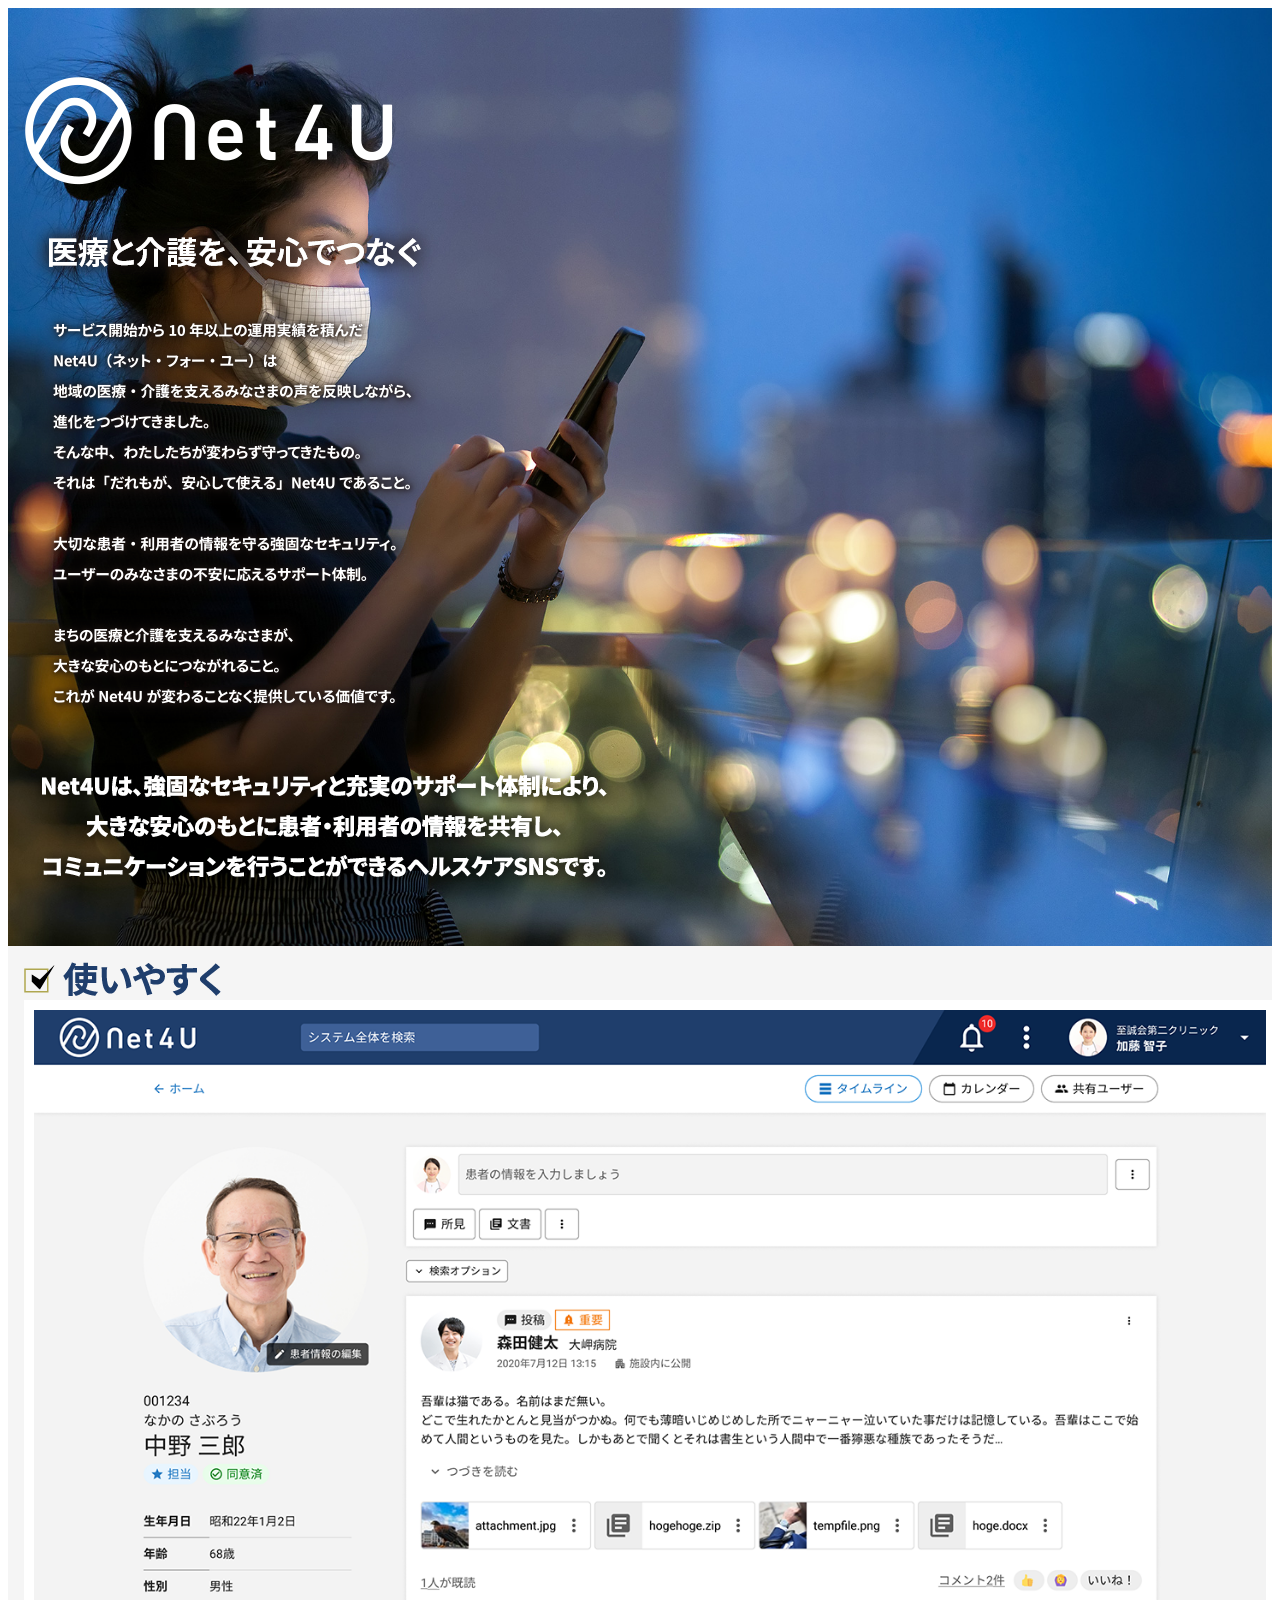
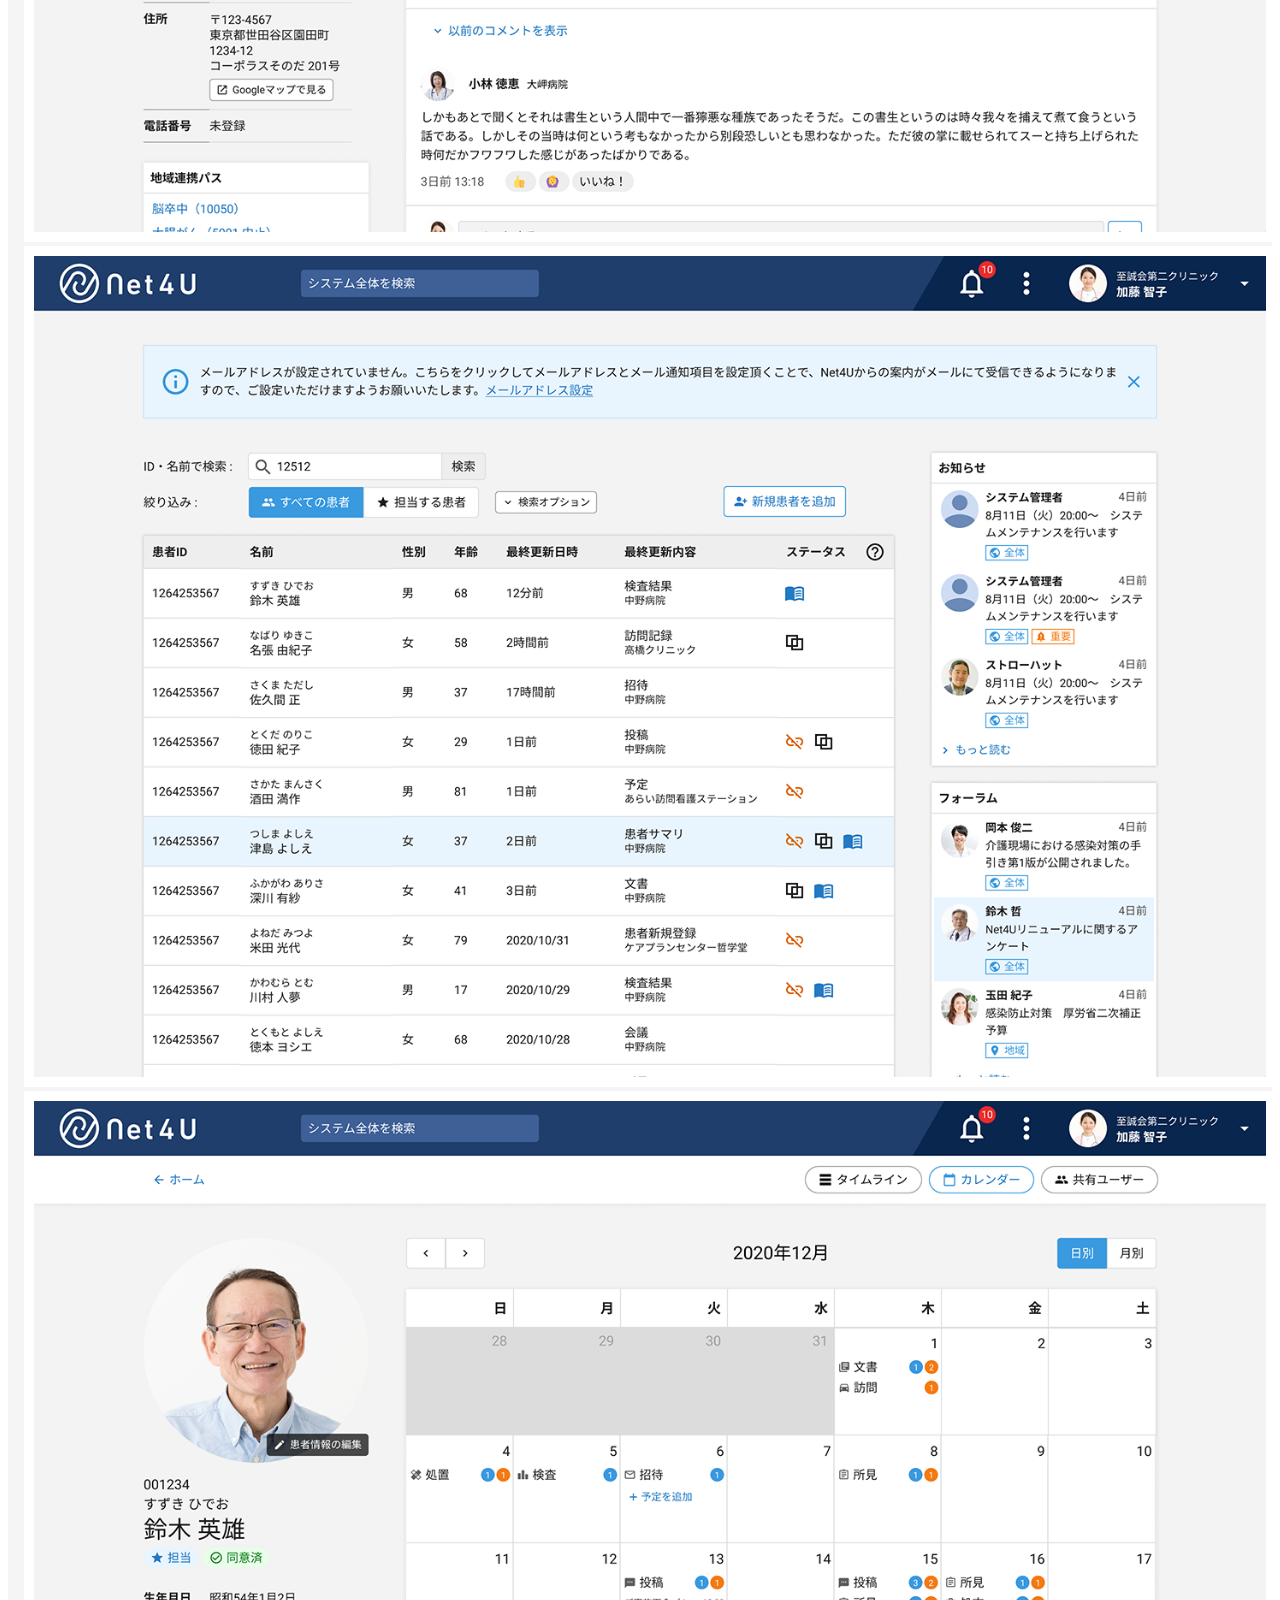
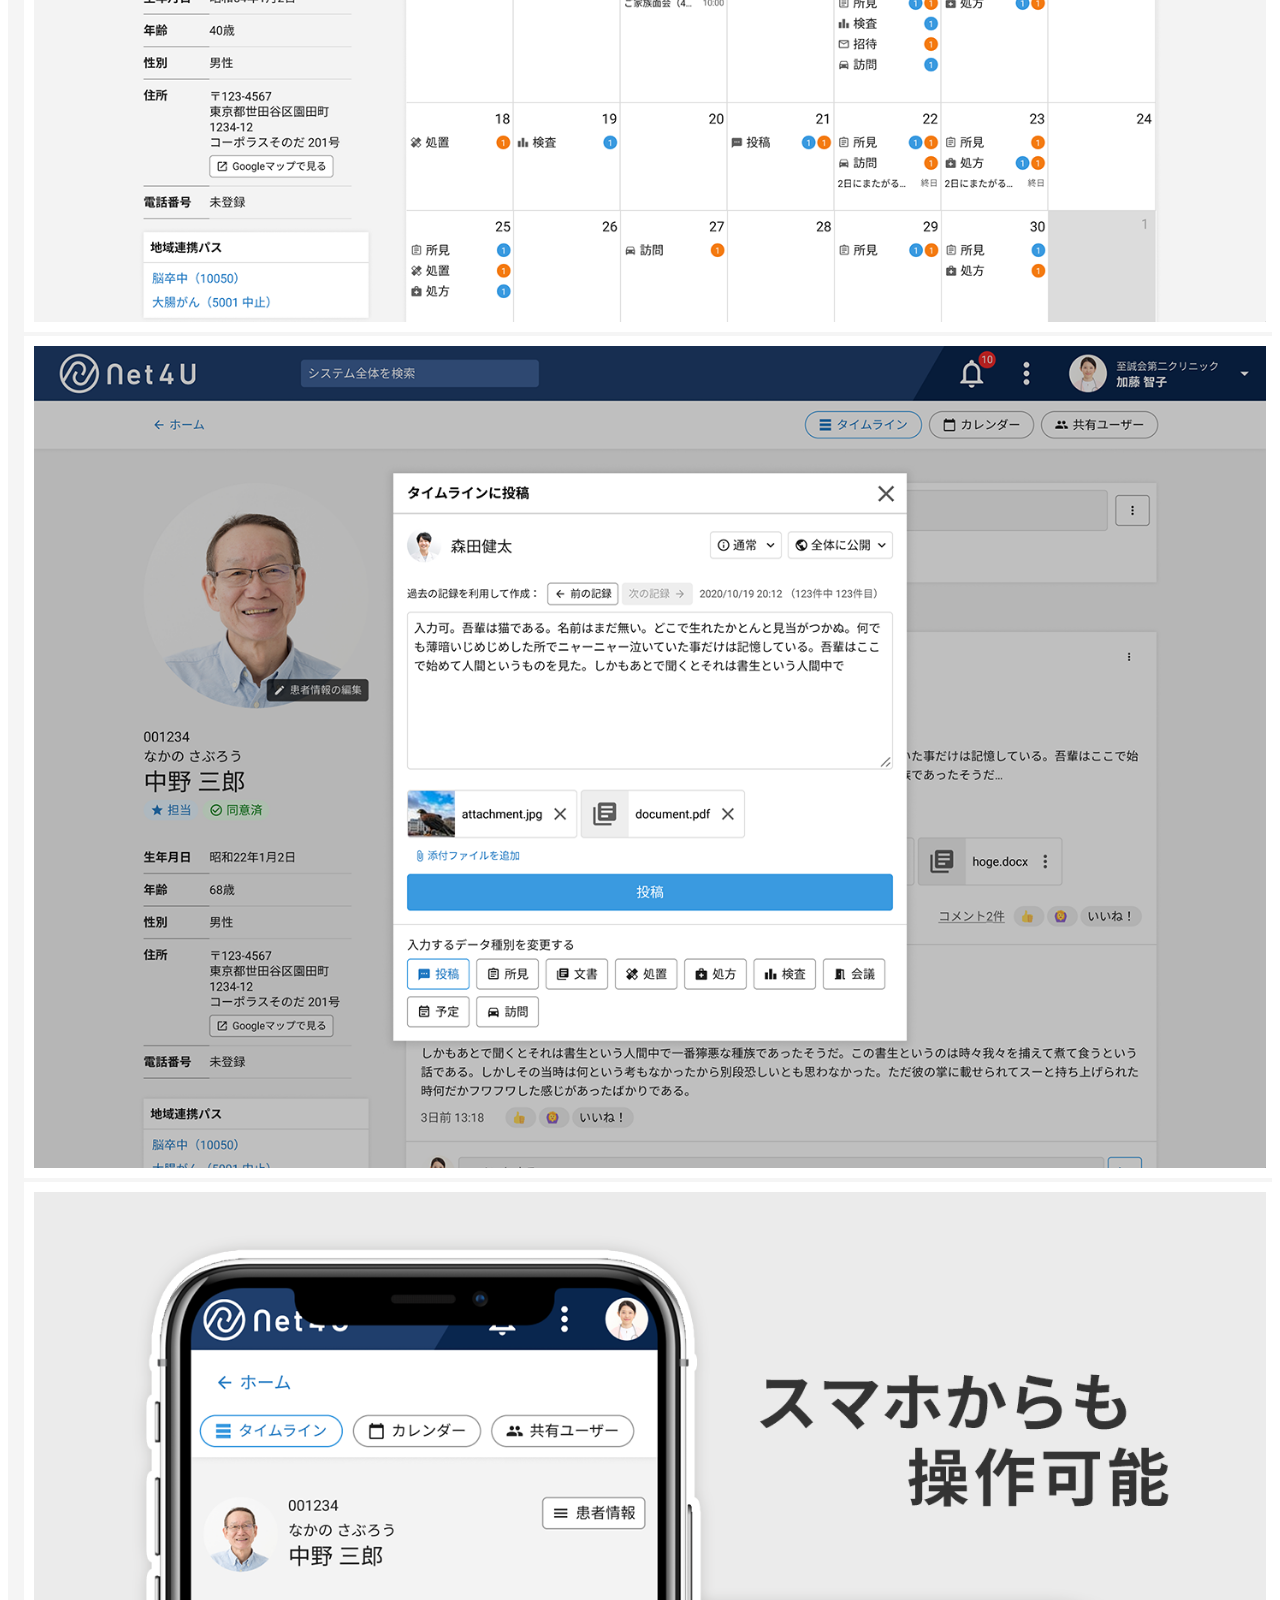
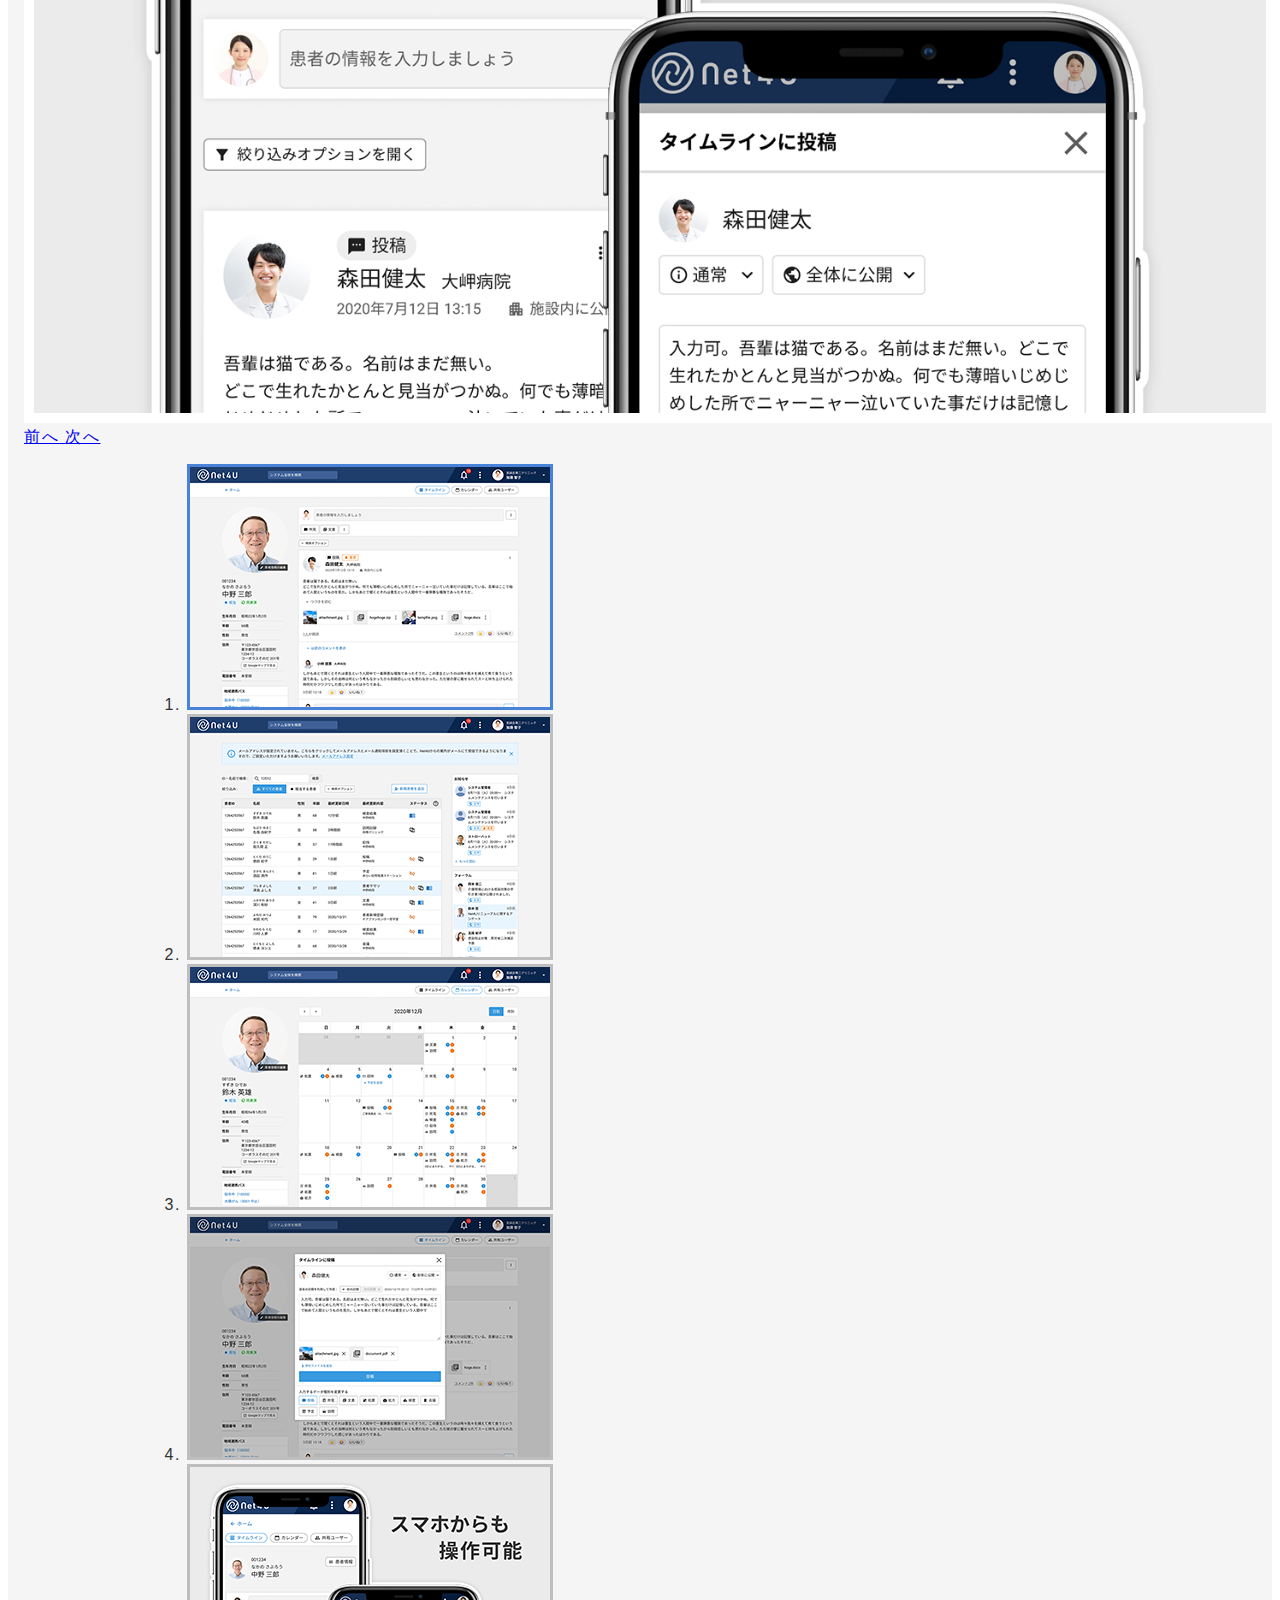
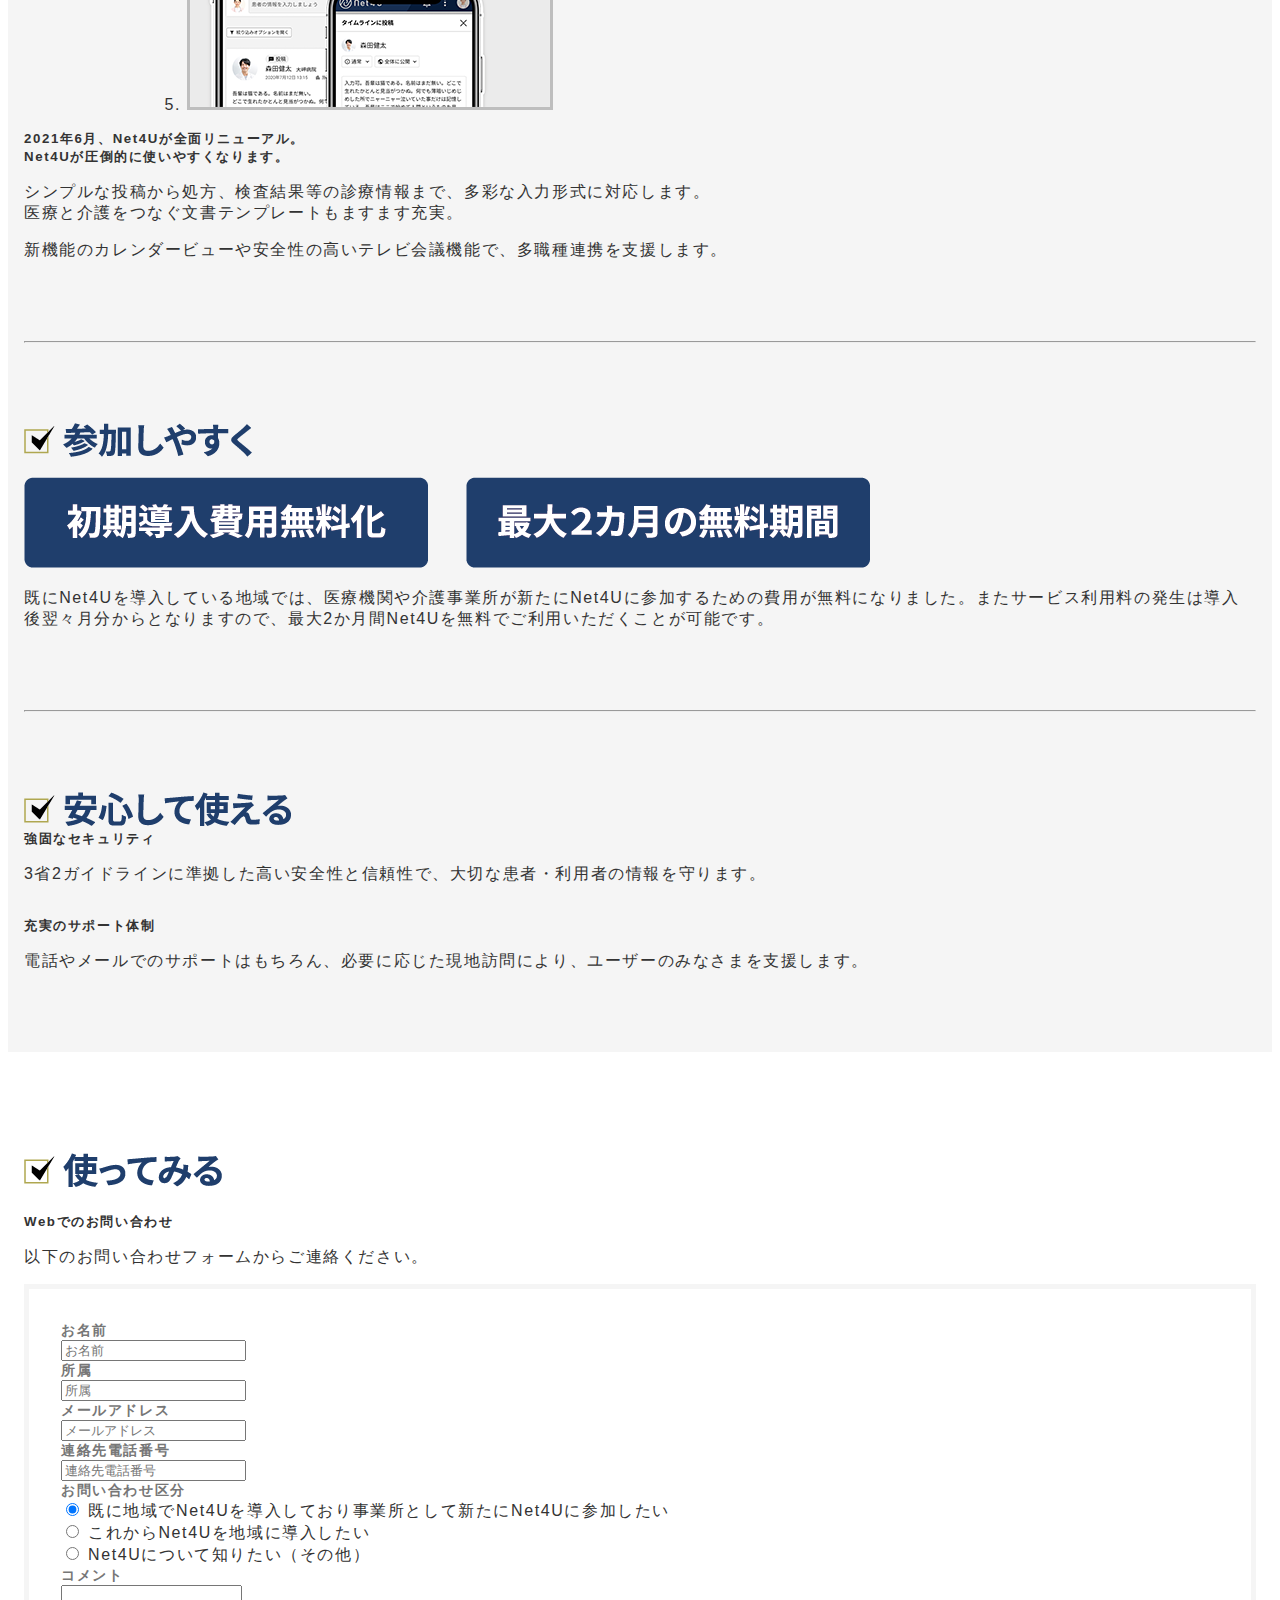
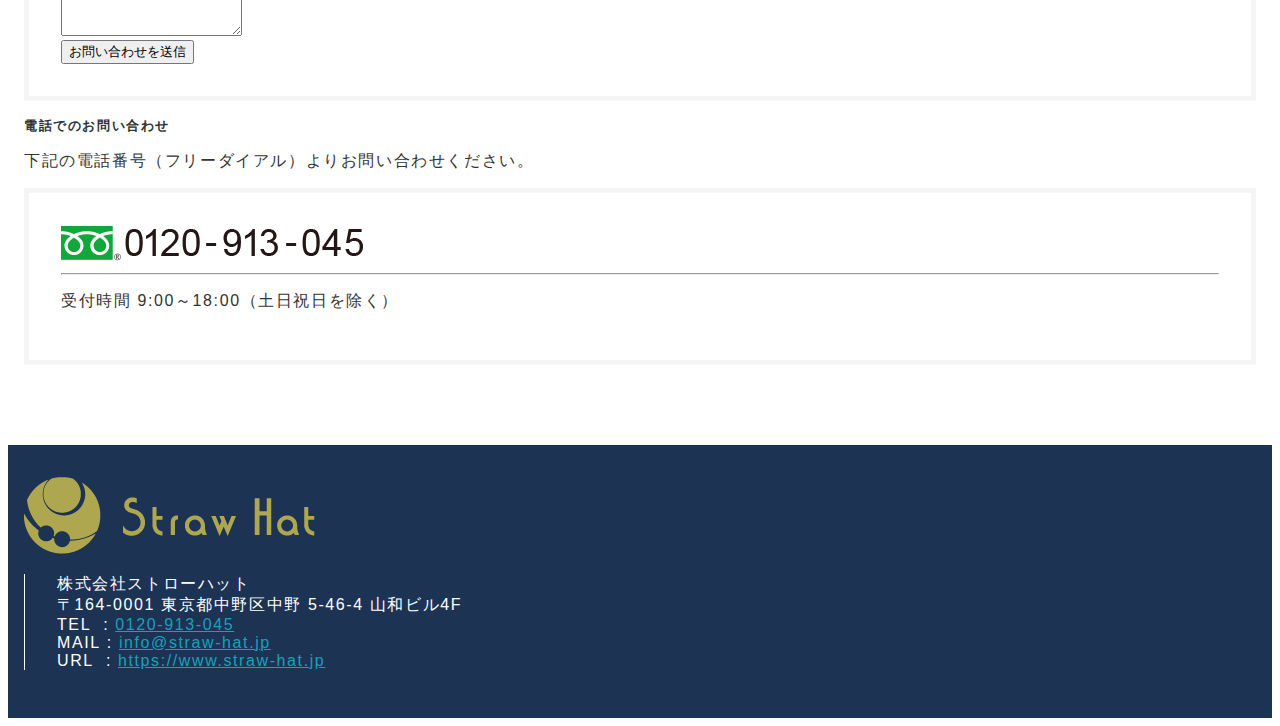
<file: index.html>
<!doctype html>
<html lang="ja">

<head>

    <!-- Global site tag (gtag.js) - Google Analytics -->
    <script async src="https://www.googletagmanager.com/gtag/js?id=G-4RQ2K0CCKF"></script>
    <script>
        window.dataLayer = window.dataLayer || [];
        function gtag(){dataLayer.push(arguments);}
        gtag('js', new Date());
        gtag('config', 'G-4RQ2K0CCKF');
    </script>

    <!-- Required meta tags -->
    <meta charset="utf-8">
    <meta name="viewport" content="width=device-width, initial-scale=1, shrink-to-fit=no">
    <meta description="株式会社ストローハットが提供する『医療と介護を繋ぐヘルスケア・ソーシャル・ネットワーク・システム』のご紹介サイトです。">

    <!-- Bootstrap CSS -->
    <link rel="stylesheet" href="https://stackpath.bootstrapcdn.com/bootstrap/4.5.0/css/bootstrap.min.css" integrity="sha384-9aIt2nRpC12Uk9gS9baDl411NQApFmC26EwAOH8WgZl5MYYxFfc+NcPb1dKGj7Sk" crossorigin="anonymous">

    <!-- Site Style CSS -->
    <link rel="stylesheet" href="css/style.css">
    <title>Net4U ヘルスケアSNS【公式】</title>

    <!-- favicon -->
    <link rel="shortcut icon" href="img/favicon.ico">
    <link rel="apple-touch-icon" href="img//apple-touch-icon.png">
    <link rel="icon" type="image/png" href="img//android-chrome-256x256.png">
</head>

<body>
    <header>
        <div class="janbotron header-bg">
            <div class="container header">
                <div class="row justify-content-end">
                    <div class="col-12 col-md-8 col-lg-6">
                        <h1><img src="img/main_logo.png" alt="Net4U"></h1>
                        <h2><img src="img/main_1.png" alt="医療と介護を安心でつなぐ"></h2>
                        <img src="img/main_2.png" alt="サービス開始から10年以上の運用実績を積んだNet4U（ネット・フォー・ユー）は、地域の医療・介護を支えるみなさまの声を反映しながら進化をつづけてきました。そんな中、わたしたちが変わらず守ってきたもの。それは「だれもが、安心して使える」Net4Uであること。大切な患者・利用者の情報を守る強固なセキュリティ。ユーザーのみなさまの不安に応えるサポート体制。まちの医療と介護を支えるみなさまが、大きな安心のもとにつながれること。これがNet4Uが変わることなく提供している価値です。">
                        <!--
                        <p>サービス開始から10年以上の運用実績を積んだNet4U（ネット・フォー・ユー）は、地域の医療・介護を支えるみなさまの声を反映しながら進化をつづけてきました。<br>
                            そんな中、わたしたちが変わらず守ってきたもの。<br>
                            それは「だれもが、安心して使える」Net4Uであること。</p>
                        <p>大切な患者・利用者の情報を守る強固なセキュリティ。<br>
                            ユーザーのみなさまの不安に応えるサポート体制。</p>
                        <p>まちの医療と介護を支えるみなさまが、大きな安心のもとにつながれること。<br>
                            これがNet4Uが変わることなく提供している価値です。</p>
-->
                    </div>
                </div>
                <h3 class="text-center"><img src="img/main_description.png" alt="Net4Uは、強固なセキュリティと充実のサポート体制により、大きな安心のもとに患者・利用者の情報を共有し、コミュニケーションを行うことができるヘルスケアSNSです。"></h3>
            </div>
        </div>
    </header>

    <main>
        <!-- メイン01 -->
        <div class="container main_01">
            <div class="cont_01">
                <h4 class="mt-5 mb-5"><img src="img/h4_01.png" alt="使いやすく"></h4>
                <div class="row ">
                    <div class="col-lg-7 cont_carousel">
                        <!-- カルーセルここから -->
                        <div id="carousel_01" class="carousel slide" data-ride="carousel">
                            <!-- スライドさせる画像の設定 -->
                            <div class="carousel-inner">
                                <div class="carousel-item active">
                                    <img class="d-block w-100" src="img/carousel_01.png" alt="slide1">
                                </div><!-- /.carousel-item -->
                                <div class="carousel-item">
                                    <img class="d-block w-100" src="img/carousel_02.png" alt="slide2">
                                </div><!-- /.carousel-item -->
                                <div class="carousel-item">
                                    <img class="d-block w-100" src="img/carousel_03.png" alt="slide3">
                                </div><!-- /.carousel-item -->
                                <div class="carousel-item">
                                    <img class="d-block w-100" src="img/carousel_04.png" alt="slide4">
                                </div><!-- /.carousel-item -->
                                <div class="carousel-item">
                                    <img class="d-block w-100" src="img/carousel_05.png" alt="slide5">
                                </div><!-- /.carousel-item -->
                                <!-- スライドコントロールの設定 -->
                                <a class="carousel-control-prev" href="#carousel_01" role="button" data-slide="prev">
                                    <span class="carousel-control-prev-icon" aria-hidden="true"></span>
                                    <span class="sr-only">前へ</span>
                                </a>
                                <a class="carousel-control-next" href="#carousel_01" role="button" data-slide="next">
                                    <span class="carousel-control-next-icon" aria-hidden="true"></span>
                                    <span class="sr-only">次へ</span>
                                </a>
                            </div><!-- /.carousel-inner -->

                            <!-- インジケータの設定 -->
                            <ol class="carousel-indicators">
                                <li data-target="#carousel_01" data-slide-to="0" class="active"><img src="img/carousel_thumb_01.png" alt=""></li>
                                <li data-target="#carousel_01" data-slide-to="1"><img src="img/carousel_thumb_02.png" alt=""></li>
                                <li data-target="#carousel_01" data-slide-to="2"><img src="img/carousel_thumb_03.png" alt=""></li>
                                <li data-target="#carousel_01" data-slide-to="3"><img src="img/carousel_thumb_04.png" alt=""></li>
                                <li data-target="#carousel_01" data-slide-to="4"><img src="img/carousel_thumb_05.png" alt=""></li>
                            </ol>
                        </div><!-- /.carousel -->

                        <!-- カルーセルここまで -->


                    </div>
                    <div class="col-lg-5 mt-3 mb-3">
                        <h5>2021年6月、Net4Uが全面リニューアル。<br>Net4Uが圧倒的に使いやすくなります。</h5>
                        <p>シンプルな投稿から処方、検査結果等の診療情報まで、多彩な入力形式に対応します。<br>
                            医療と介護をつなぐ文書テンプレートもますます充実。</p>
                        <p>新機能のカレンダービューや安全性の高いテレビ会議機能で、多職種連携を支援します。</p>
                    </div>
                </div>
            </div>
            <hr>
            <div class="cont_02">
                <h4 class="mb-5"><img src="img/h4_02.png" alt="参加しやすく"></h4>
                <p class="text-center mb-5"><img src="img/button_03.png" alt="初期導入費用無料化 最大2ヶ月の無料期間"></p>
                <p class="lead">既にNet4Uを導入している地域では、医療機関や介護事業所が新たにNet4Uに参加するための費用が無料になりました。またサービス利用料の発生は導入後翌々月分からとなりますので、最大2か月間Net4Uを無料でご利用いただくことが可能です。</p>
            </div>
            <hr>
            <div class="cont_03">
                <h4 class="mb-5"><img src="img/h4_03.png" alt="安心して使える"></h4>
                <div class="row">
                    <div class="col-md-6">
                        <h5>強固なセキュリティ</h5>
                        <p>3省2ガイドラインに準拠した高い安全性と信頼性で、大切な患者・利用者の情報を守ります。</p>
                    </div>
                    <div class="col-md-6">
                        <h5>充実のサポート体制</h5>
                        <p>電話やメールでのサポートはもちろん、必要に応じた現地訪問により、ユーザーのみなさまを支援します。</p>
                    </div>
                </div>
            </div>
        </div>

        <!-- メイン02 -->
        <div class="bgc_white">
            <div class="container main_02">
                <div class="cont_04">
                    <h4 class="mb-5"><img src="img/h4_04.png" alt="使ってみる"></h4>

                    <h5>Webでのお問い合わせ</h5>
                    <p class="small">以下のお問い合わせフォームからご連絡ください。</p>
                    <form name="contact" method="POST" data-netlify="true">
                        <input type="hidden" name="subject" value="【Net4U portal】お問い合わせフォーム" />
                        <div class="form-group row">
                            <label class="col-md-2 col-form-label" for="">お名前</label>
                            <div class="col-md-10"><input type="text" class="form-control" name="名前" aria-describedby="" placeholder="お名前"></div>
                        </div>
                        <div class="form-group row">
                            <label class="col-md-2 col-form-label" for="">所属</label>
                            <div class="col-md-10"><input type="text" class="form-control" name="所属" aria-describedby="" placeholder="所属"></div>
                        </div>
                        <div class="form-group row">
                            <label class="col-md-2 col-form-label" for="">メールアドレス</label>
                            <div class="col-md-10"><input type="email" class="form-control" name="メール" aria-describedby="" placeholder="メールアドレス"></div>
                        </div>
                        <div class="form-group row">
                            <label class="col-md-2 col-form-label" for="">連絡先電話番号</label>
                            <div class="col-md-10"><input type="text" class="form-control" name="電話" aria-describedby="" placeholder="連絡先電話番号"></div>
                        </div>
                        <div class="form-group row">
                            <label class="col-md-2 col-form-label" for="">お問い合わせ区分</label>
                            <div class="col-md-10">
                                <div class="form-check">
                                    <input class="form-check-input" type="radio" name="区分" value="既に地域でNet4Uを導入しており事業所として新たにNet4Uに参加したい" checked>
                                    <label class="form-check-label" for="">
                                        既に地域でNet4Uを導入しており事業所として新たにNet4Uに参加したい
                                    </label>
                                </div>
                                <div class="form-check">
                                    <input class="form-check-input" type="radio" name="区分" value="これからNet4Uを地域に導入したい">
                                    <label class="form-check-label" for="">
                                        これからNet4Uを地域に導入したい
                                    </label>
                                </div>
                                <div class="form-check">
                                    <input class="form-check-input" type="radio" name="区分" value="Net4Uについて知りたい（その他）">
                                    <label class="form-check-label" for="">
                                        Net4Uについて知りたい（その他）
                                    </label>
                                </div>
                            </div>
                        </div>
                        <div class="form-group row">
                            <label class="col-md-2 col-form-label" for="">コメント</label>
                            <div class="col-md-10"><textarea class="form-control" name="rem" rows="3"></textarea></div>
                        </div>
                        <button type="submit" class="btn btn-primary">お問い合わせを送信</button>
                    </form>
                    <h5 class="mt-5">電話でのお問い合わせ</h5>
                    <p class="small">下記の電話番号（フリーダイアル）よりお問い合わせください。</p>
                    <div class="cont_tel">
                        <a href="tel:0120-913-045"><img src="img/tel.png" alt="0120-913-045"></a>
                        <hr>
                        <p class="mb-0">受付時間 9:00～18:00（土日祝日を除く）</p>
                    </div>
                </div>

            </div>
        </div>
    </main>

    <footer>
        <div class="container footer">
            <div class="row justify-content-center align-items-center">
                <div class="col-md-4">
                    <img src="img/strawhat_logo.png" alt="株式会社ストローハット">
                </div>
                <div class="col-md-auto">
                    <p class="contact">
                        株式会社ストローハット<br>
                        〒164-0001 東京都中野区中野 5-46-4 山和ビル4F<br>
                        TEL&nbsp;&nbsp;:&nbsp;<a href="tel:0120-913-045">0120-913-045</a><br>
                        MAIL&nbsp;:&nbsp;<a href="mailto:info@straw-hat.jp">info@straw-hat.jp</a><br>
                        URL&nbsp;&nbsp;:&nbsp;<a href="https://www.straw-hat.jp" target="_blank">https://www.straw-hat.jp</a><br>
                    </p>
                </div>
            </div>
        </div>
    </footer>

    <!-- Optional JavaScript -->
    <!-- jQuery first, then Popper.js, then Bootstrap JS -->
    <script src="https://code.jquery.com/jquery-3.5.1.slim.min.js" integrity="sha384-DfXdz2htPH0lsSSs5nCTpuj/zy4C+OGpamoFVy38MVBnE+IbbVYUew+OrCXaRkfj" crossorigin="anonymous"></script>
    <script src="https://cdn.jsdelivr.net/npm/popper.js@1.16.0/dist/umd/popper.min.js" integrity="sha384-Q6E9RHvbIyZFJoft+2mJbHaEWldlvI9IOYy5n3zV9zzTtmI3UksdQRVvoxMfooAo" crossorigin="anonymous"></script>
    <script src="https://stackpath.bootstrapcdn.com/bootstrap/4.5.0/js/bootstrap.min.js" integrity="sha384-OgVRvuATP1z7JjHLkuOU7Xw704+h835Lr+6QL9UvYjZE3Ipu6Tp75j7Bh/kR0JKI" crossorigin="anonymous"></script>
    
    </body>

</html>
</file>
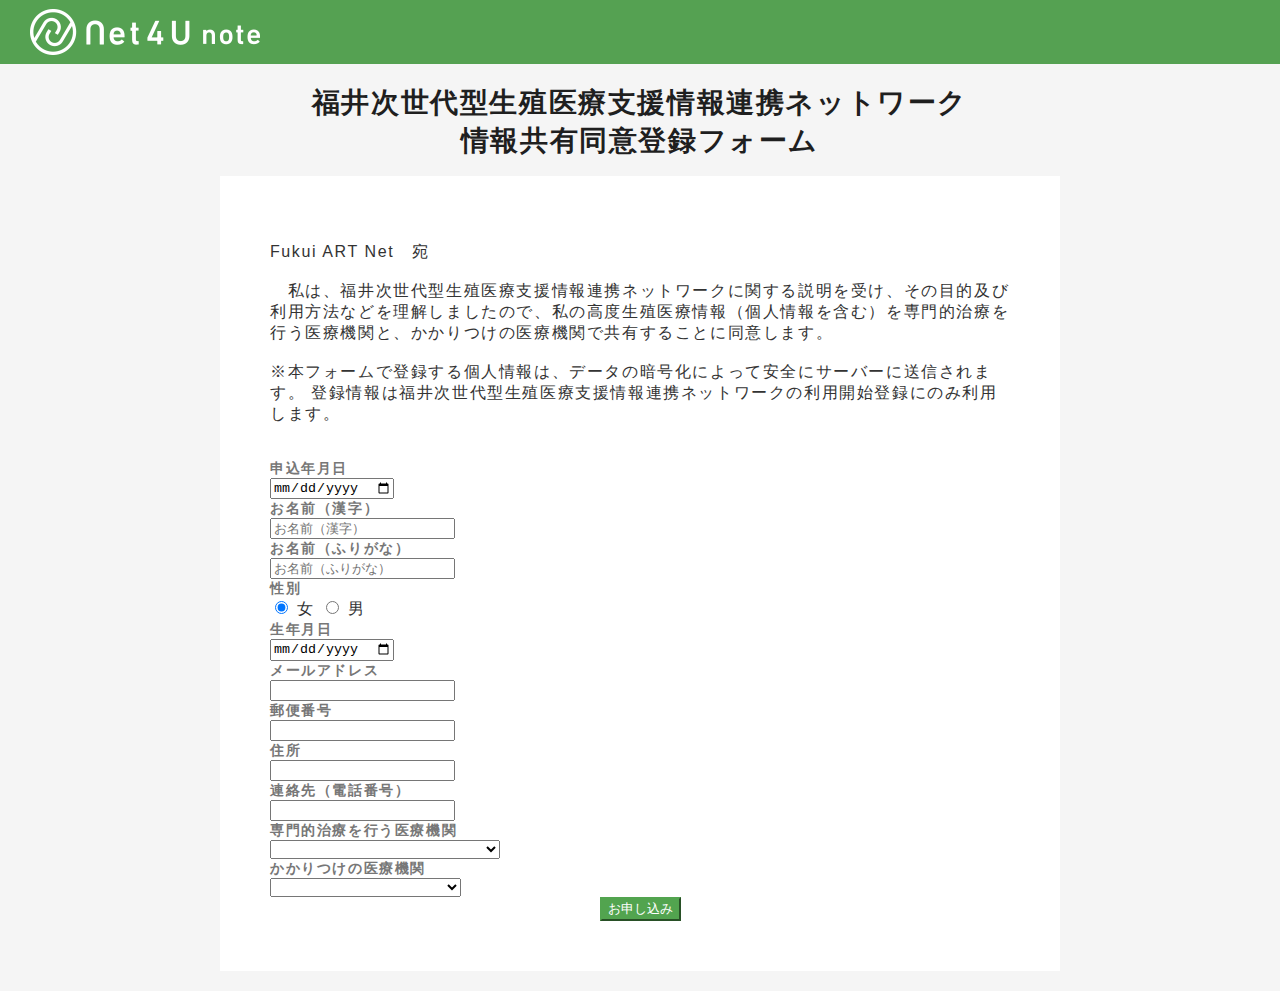
<file: fukui_approval.html>
<!doctype html>
<html lang="ja">

<head>
	<title>福井次世代型生殖医療支援情報連携ネットワーク 情報共有同意登録フォーム</title>
  
  <!-- Script Postal-Code for Address -->
  <script src="https://ajaxzip3.github.io/ajaxzip3.js" charset="UTF-8"></script>
  
  <!-- Required meta tags -->
  <meta charset="utf-8">
  <meta name="viewport" content="width=device-width, initial-scale=1, shrink-to-fit=no">

  <!-- Bootstrap CSS -->
  <link rel="stylesheet" href="https://stackpath.bootstrapcdn.com/bootstrap/4.5.0/css/bootstrap.min.css" integrity="sha384-9aIt2nRpC12Uk9gS9baDl411NQApFmC26EwAOH8WgZl5MYYxFfc+NcPb1dKGj7Sk" crossorigin="anonymous">

	<!-- Site Style CSS -->
  <link href="css/style.css" rel="stylesheet" type="text/css">
	<link href="scss/fukui.css" rel="stylesheet" type="text/css">
  
  <!-- favicon -->
  <link href="/img/favicon_note.ico" rel="icon" type="image/x-icon" />

</head>

<body>
	<header>
		<div class="Header__inner">
			<div class="Header__left">
        <img src="img/note_logo.png" width="230" height="46" alt="ネットフォーユーノートのロゴ"/>
      </div>
		</div>
	</header>
  <main>
	  <!-- メイン02 -->
	  <div class="container">
      <h1 class="PageTitle">福井次世代型生殖医療支援情報連携ネットワーク<br>情報共有同意登録フォーム</h1>
	    <div class="bgc_white">
	      <div class="cont_04">
	        
	        <p class="preface">Fukui ART Net　宛<br><br>
　私は、福井次世代型生殖医療支援情報連携ネットワークに関する説明を受け、その目的及び 利用方法などを理解しましたので、私の高度生殖医療情報（個人情報を含む）を専門的治療を行う医療機関と、かかりつけの医療機関で共有することに同意します。<br>
<br>
※本フォームで登録する個人情報は、データの暗号化によって安全にサーバーに送信されます。
登録情報は福井次世代型生殖医療支援情報連携ネットワークの利用開始登録にのみ利用します。<br><br>
</p>
	        <form name="fukui_approval" method="POST" data-netlify="true">
            <input type="hidden" name="subject" value="【福井生殖医療支援】登録フォーム" />

            <div class="form-group row">
	            <label class="col-4 col-form-label" for="">申込年月日</label>
	            <div class="col-4">
	              <input type="date" class="form-control" name="date" required>
              </div>
            </div>

            <div class="form-group row">
	            <label class="col-4 col-form-label" for="">お名前（漢字）</label>
	            <div class="col-5">
	              <input type="text" class="form-control" name="name-kanji" aria-describedby="" placeholder="お名前（漢字）" required>
              </div>
            </div>
              <div class="form-group row">
	            <label class="col-4 col-form-label" for="">お名前（ふりがな）</label>
	            <div class="col-5">
	              <input type="text" class="form-control" name="name-kana" aria-describedby="" placeholder="お名前（ふりがな）" required>
              </div>
            </div>
            
	          <div class="form-group row">
	            <label class="col-4 col-form-label" for="">性別</label>
	            <div class="col-4">
	              <div class="form-check pl-4">
	                <input class="form-check-input" type="radio" name="sex" value="女" checked>
	                <label class="form-check-label mr-4" for="">女</label>
	                <input class="form-check-input" type="radio" name="sex" value="男">
	                <label class="form-check-label" for="">男</label>
                </div>
              </div>
            </div>

            <div class="form-group row">
	            <label class="col-4 col-form-label" for="">生年月日</label>
	            <div class="col-4">
	              <input type="date" class="form-control" name="birth-date" required>
              </div>
            </div>
            
            <div class="form-group row">
              <label class="col-4 col-form-label" for="email" >メールアドレス</label>
              <div class="col-8">
                <input type="email" name="email" class="form-control" required>
              </div>
            </div>

            <div class="form-group row">
              <label class="col-4 col-form-label" for="postal_code">郵便番号</label>
              <div class="col-3">
                <input type="text" id="postal_code" name="zip11" class="form-control"  onKeyUp="AjaxZip3.zip2addr(this,'','addr11','addr11');" required>
              </div>
            </div>
            
            <div class="form-group row">
              <label class="col-4 col-form-label" for="address" >住所</label>
              <div class="col-8">
                <input type="text" id="address" name="addr11" class="form-control" required>
              </div>
            </div>
            
            <div class="form-group row mb-5">
	            <label class="col-4 col-form-label" for="">連絡先（電話番号）</label>
	            <div class="col-4">
	              <input type="tel" class="form-control" name="tel" required>
              </div>
            </div>

            <div class="form-group row mt-5">
	            <label class="col-5 col-form-label" for="">専門的治療を行う医療機関</label>
	            <div class="col-6">
	              <select class="form-control" name="hosp" required>
                  <option value="未選択"></option>
                  <option value="福井大学病院高度生殖医療センター">福井大学病院高度生殖医療センター</option>
                  <option value="西ウイメンズクリニック">西ウイメンズクリニック</option>
                </select>
              </div>
            </div>
            
            <div class="form-group row">
	            <label class="col-5 col-form-label" for="">かかりつけの医療機関</label>
	            <div class="col-6">
	              <select class="form-control" name="hosp" required>
                  <option value="未選択"></option>
                  <option value="坂井市立三国病院">坂井市立三国病院</option>
                  <option value="春日レディースクリニック">春日レディースクリニック</option>
                  <option value="福井勝山総合病院">福井勝山総合病院</option>
                  <option value="福井総合クリニック">福井総合クリニック</option>
                  <option value="福井赤十字病院">福井赤十字病院</option>
                  <option value="打波外科胃腸科婦人科">打波外科胃腸科婦人科</option>
                  <option value="加藤内科・婦人科クリニック">加藤内科・婦人科クリニック</option>
                  <option value="公立丹南病院">公立丹南病院</option>
                  <option value="井上クリニック">井上クリニック</option>
                  <option value="公立小浜病院">公立小浜病院</option>
                </select>
              </div>
            </div>
            
            <button type="submit" class="btn btn-primary mt-5">お申し込み</button>
          </form>
	       
        </div>
      </div>
    </div>
  </main>
</body>
</html>
</file>
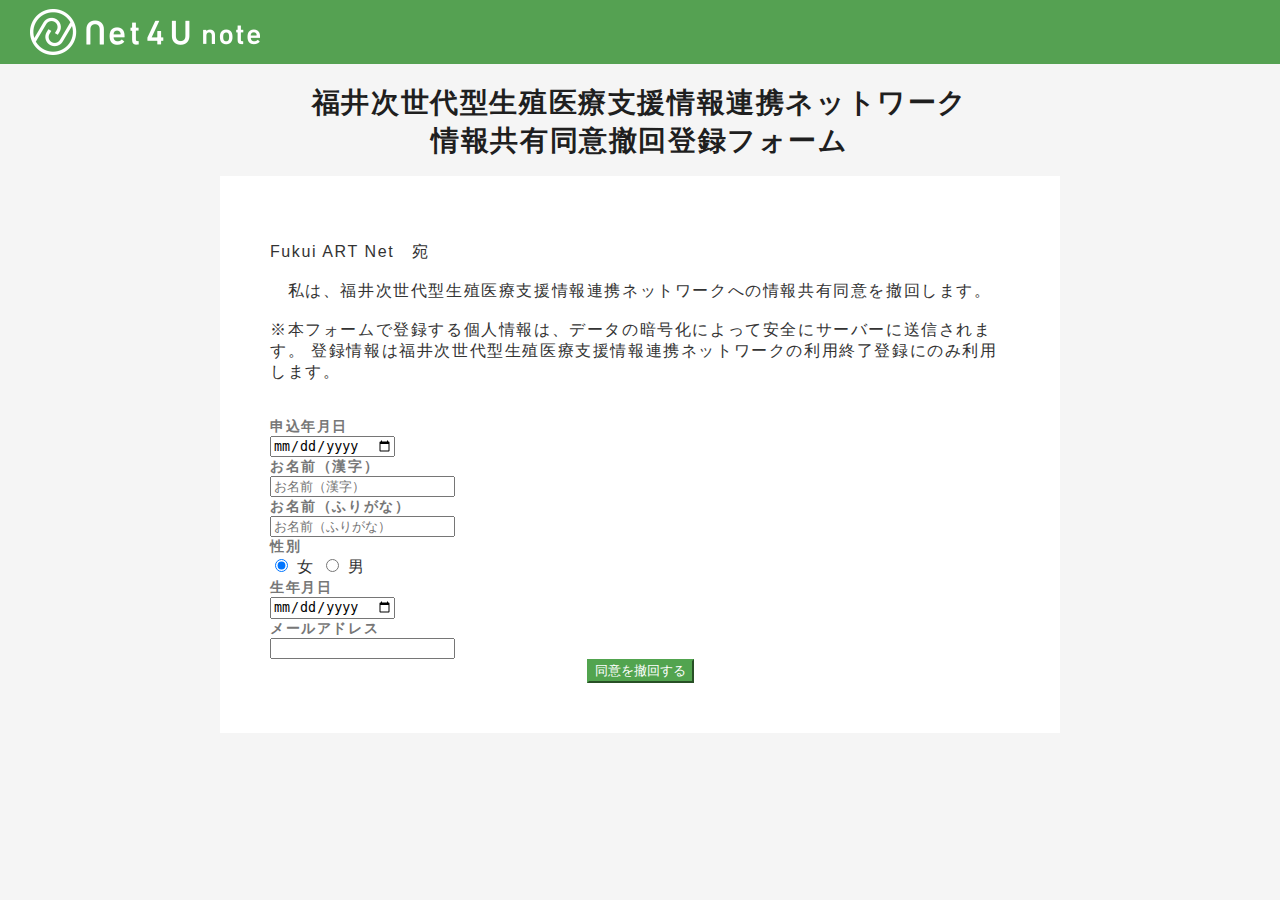
<file: fukui_withdrawal.html>
<!doctype html>
<html lang="ja">

<head>
	<title>福井次世代型生殖医療支援情報連携ネットワーク 情報共有同意撤回登録フォーム</title>
  
  <!-- Script Postal-Code for Address -->
  <script src="https://ajaxzip3.github.io/ajaxzip3.js" charset="UTF-8"></script>
  
  <!-- Required meta tags -->
  <meta charset="utf-8">
  <meta name="viewport" content="width=device-width, initial-scale=1, shrink-to-fit=no">

  <!-- Bootstrap CSS -->
  <link rel="stylesheet" href="https://stackpath.bootstrapcdn.com/bootstrap/4.5.0/css/bootstrap.min.css" integrity="sha384-9aIt2nRpC12Uk9gS9baDl411NQApFmC26EwAOH8WgZl5MYYxFfc+NcPb1dKGj7Sk" crossorigin="anonymous">

	<!-- Site Style CSS -->
  <link href="css/style.css" rel="stylesheet" type="text/css">
	<link href="scss/fukui.css" rel="stylesheet" type="text/css">
  
  <!-- favicon -->
  <link href="/img/favicon_note.ico" rel="icon" type="image/x-icon" />

</head>

<body>
	<header>
		<div class="Header__inner">
			<div class="Header__left">
        <img src="img/note_logo.png" width="230" height="46" alt="ネットフォーユーノートのロゴ"/>
      </div>
		</div>
	</header>
  <main>
	  <!-- メイン02 -->
	  <div class="container">
      <h1 class="PageTitle">福井次世代型生殖医療支援情報連携ネットワーク<br>情報共有同意撤回登録フォーム</h1>
	    <div class="bgc_white">
	      <div class="cont_04">
	        
	        <p class="preface">Fukui ART Net　宛<br><br>
　私は、福井次世代型生殖医療支援情報連携ネットワークへの情報共有同意を撤回します。<br>
<br>
※本フォームで登録する個人情報は、データの暗号化によって安全にサーバーに送信されます。
登録情報は福井次世代型生殖医療支援情報連携ネットワークの利用終了登録にのみ利用します。
<br><br>
</p>
	        <form name="fukui_withdrawal" method="POST" data-netlify="true">
            <input type="hidden" name="subject" value="【福井生殖医療支援】登録フォーム" />

            <div class="form-group row">
	            <label class="col-4 col-form-label" for="">申込年月日</label>
	            <div class="col-4">
	              <input type="date" class="form-control" name="date" required>
              </div>
            </div>

            <div class="form-group row">
	            <label class="col-4 col-form-label" for="">お名前（漢字）</label>
	            <div class="col-5">
	              <input type="text" class="form-control" name="name-kanji" aria-describedby="" placeholder="お名前（漢字）" required>
              </div>
            </div>
              <div class="form-group row">
	            <label class="col-4 col-form-label" for="">お名前（ふりがな）</label>
	            <div class="col-5">
	              <input type="text" class="form-control" name="name-kana" aria-describedby="" placeholder="お名前（ふりがな）" required>
              </div>
            </div>
            
	          <div class="form-group row">
	            <label class="col-4 col-form-label" for="">性別</label>
	            <div class="col-4">
	              <div class="form-check pl-4">
	                <input class="form-check-input" type="radio" name="sex" value="女" checked>
	                <label class="form-check-label mr-4" for="">女</label>
	                <input class="form-check-input" type="radio" name="sex" value="男">
	                <label class="form-check-label" for="">男</label>
                </div>
              </div>
            </div>

            <div class="form-group row">
	            <label class="col-4 col-form-label" for="">生年月日</label>
	            <div class="col-4">
	              <input type="date" class="form-control" name="birth-date" required>
              </div>
            </div>
            
            <div class="form-group row">
              <label class="col-4 col-form-label" for="email" >メールアドレス</label>
              <div class="col-8">
                <input type="email" name="email" class="form-control" required>
              </div>
            </div>
            
            <button type="submit" class="btn btn-primary mt-5">同意を撤回する</button>
          </form>
	       
        </div>
      </div>
    </div>
  </main>
</body>
</html>
</file>
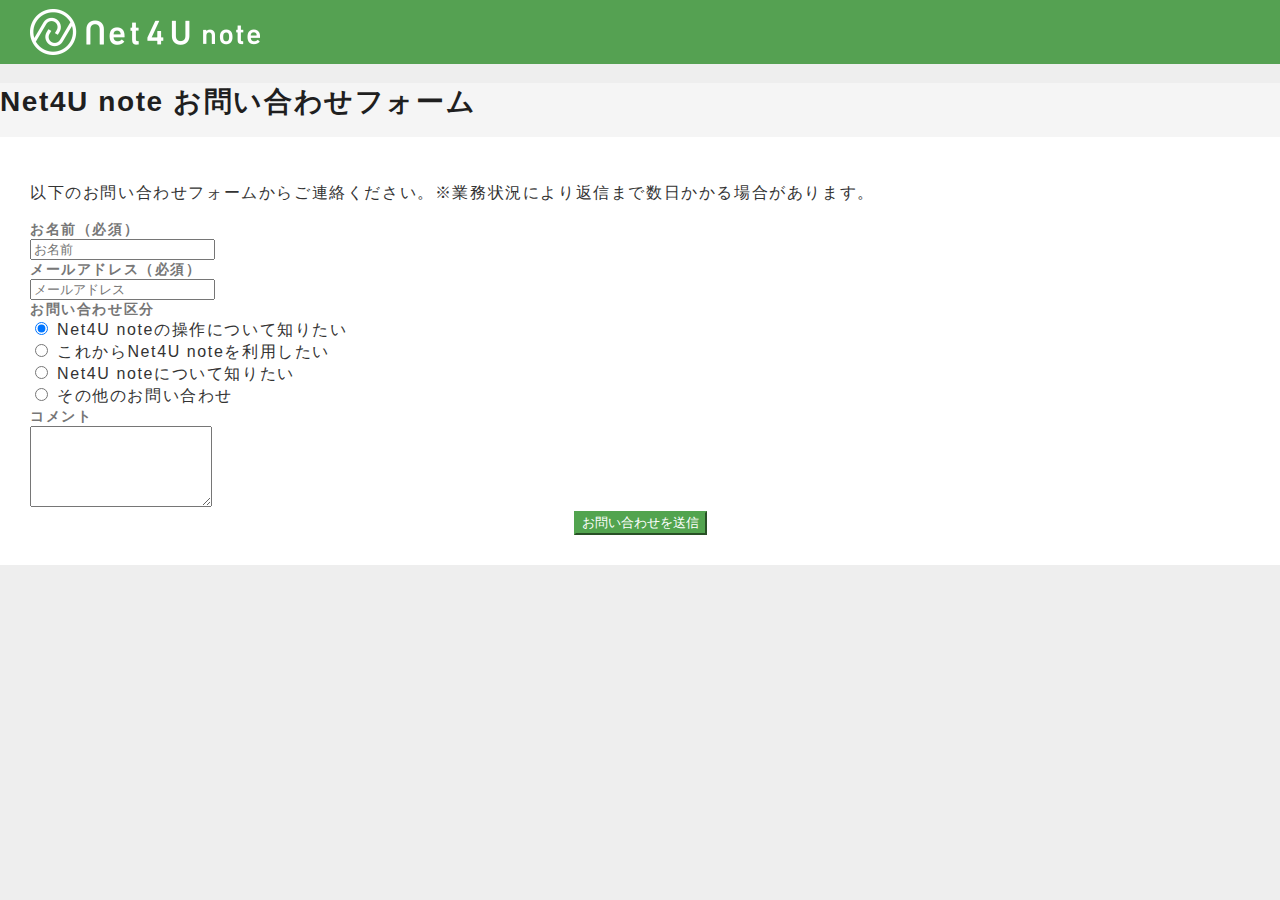
<file: note_contact.html>
<!doctype html>
<html lang="ja">

<head>
	<title>Net4u note お問い合わせフォーム</title>

    <!-- Required meta tags -->
    <meta charset="utf-8">
    <meta name="viewport" content="width=device-width, initial-scale=1, shrink-to-fit=no">

    <!-- Bootstrap CSS -->
    <link rel="stylesheet" href="https://stackpath.bootstrapcdn.com/bootstrap/4.5.0/css/bootstrap.min.css" integrity="sha384-9aIt2nRpC12Uk9gS9baDl411NQApFmC26EwAOH8WgZl5MYYxFfc+NcPb1dKGj7Sk" crossorigin="anonymous">

	<!-- Site Style CSS -->
  <link href="css/style.css" rel="stylesheet" type="text/css">
	<link href="scss/note_contact.css" rel="stylesheet" type="text/css">
  
  <!-- favicon -->
  <link href="/img/favicon_note.ico" rel="icon" type="image/x-icon" />
</head>

<body>
	<header>
		<div class="Header__inner">
			<div class="Header__left">
        <img src="img/note_logo.png" width="230" height="46" alt="ネットフォーユーノートのロゴ"/>
      </div>
		</div>
	</header>
  <main>
	  <!-- メイン02 -->
	  <div class="container">
      <h1 class="PageTitle">Net4U note お問い合わせフォーム</h1>
	    <div class="bgc_white">
	      <div class="cont_04">
	        
	        <p class="small">以下のお問い合わせフォームからご連絡ください。※業務状況により返信まで数日かかる場合があります。</p>
	        <form name="note_contact" method="POST" data-netlify="true">
            <input type="hidden" name="subject" value="【Net4U note】お問い合わせフォーム" />
	          <div class="form-group row">
	            <label class="col-md-2 col-form-label" for="">お名前（必須）</label>
	            <div class="col-md-10">
	              <input type="text" class="form-control" name="名前" aria-describedby="" placeholder="お名前" required="required">
              </div>
            </div>
	          <div class="form-group row">
	            <label class="col-md-2 col-form-label" for="">メールアドレス（必須）</label>
	            <div class="col-md-10">
	              <input type="email" class="form-control" name="メール" aria-describedby="" placeholder="メールアドレス" required="required">
              </div>
            </div>

	          <div class="form-group row">
	            <label class="col-md-2 col-form-label" for="">お問い合わせ区分</label>
	            <div class="col-md-10">
	              <div class="form-check">
	                <input class="form-check-input" type="radio" name="区分" value="Net4U noteの操作について知りたい" checked>
	                <label class="form-check-label" for=""> Net4U noteの操作について知りたい </label>
                </div>
	              <div class="form-check">
	                <input class="form-check-input" type="radio" name="区分" value="これからNet4U noteを利用したい">
	                <label class="form-check-label" for=""> これからNet4U noteを利用したい </label>
                </div>
	              <div class="form-check">
	                <input class="form-check-input" type="radio" name="区分" value="Net4U noteについて知りたい">
	                <label class="form-check-label" for=""> Net4U noteについて知りたい </label>
                </div>
                <div class="form-check">
	                <input class="form-check-input" type="radio" name="区分" value="その他のお問い合わせ">
	                <label class="form-check-label" for=""> その他のお問い合わせ </label>
                </div>
              </div>
            </div>
	          <div class="form-group row">
	            <label class="col-md-2 col-form-label" for="">コメント</label>
	            <div class="col-md-10">
	              <textarea class="form-control" name="rem" rows="5"></textarea>
              </div>
            </div>
	          <button type="submit" class="btn btn-primary">お問い合わせを送信</button>
          </form>
	       
        </div>
      </div>
    </div>
  </main>
</body>
</html>
</file>
<file: css/style.css>
@charset "utf-8";
/* ========================
■style.css
サイトのスタイルを設定するためのCSSファイルです。
======================== */

/* ========================
■サイト全体
======================== */
body {
    color: #333;
    font-size: 16px;
    font-family: "源ノ角ゴシック", "源ノ角ゴシック Regular", Noto Sans JP, "メイリオ", Meiryo, "ヒラギノ角ゴ Pro W3", Hiragino Kaku Gothic Pro, "ＭＳ Ｐゴシック", sans-serif;
    letter-spacing: .1em;
}


/* ========================
■ヘッダー部分
======================== */
.header-bg {
    background: #ddd url(../img/bg.jpg) no-repeat center left;
    background-size: cover;
}

.header {
    padding: 3rem 1rem 1rem 1rem;
}

header h1 {
    margin-bottom: 15px;
}

header h2 {
    margin-bottom: 10px;
}

header p {
    color: #fff;
    font-size: 0.9rem;
    font-weight: 100;
    line-height: 1.7;
    text-shadow: 0px 0px 4px rgba(0, 0, 0, 1.0), 0px 0px 4px rgba(0, 0, 0, 1.0);
}

header h3 {
    margin: 30px 0;
}

header img {
    max-width: 100%;
    height: auto;
}


/* ========================
■メイン部分
======================== */
main {
    background-color: #f5f5f5;
}


main img {
    max-width: 100%;
    height: auto;
}

/* ========================
■メイン01部分
======================== */

.main_01 {
    padding: 1rem 1rem 3rem 1rem;
}

.main_01 h4 {
    margin: 0;
}

.main_01 h5 {
    font-weight: bold;
    margin: 0 0 1rem 0;
}

.cont_03 h5 {
    margin: 0 0 1rem 0;
}

.cont_carousel img {
    border: 10px #FFF solid;
}

.cont_03 p {
    margin-bottom: 2rem;
}

.main_01 hr {
    margin: 5rem 0;
}

/* カルーセル部分 */
.carousel-indicators {
    position: static;
    margin-right: 10%;
    margin-left: 10%;
}

.carousel-indicators li {
    text-indent: 0;
    width: auto;
    height: auto;
}

.carousel-indicators img {
    border: 3px #bebebe solid;
}

.carousel-indicators .active img {
    border: 3px #4983d9 solid;
}

.carousel-control-next,
.carousel-control-prev {
    width: 10%;
    bottom: -30px;
    opacity: 1.0;
}

/* ========================
■メイン02部分
======================== */

.bgc_white {
    background-color: #FFF;
}

.main_02 {
    padding: 5rem 1rem;
}

.main_02 h5 {
    font-weight: bold;
    margin: 0;
}

.main_02 form {
    border: #f5f5f5 5px solid;
    padding: 2rem;
    margin-bottom: 1rem;
}

.col-form-label {
    font-weight: 800;
    color: #777;
    font-size: 0.9rem;
}

.cont_tel {
    border: #f5f5f5 5px solid;
    padding: 2rem;
}

/* ========================
■フッター部分
======================== */
footer {
    color: #fff;
    background-color: #1C3354;
}

footer img {
    max-width: 100%;
    height: auto;
}

footer a {
    color: #17a2b8;
}

.footer {
    padding: 2rem 1rem;
}

.contact {
    margin-top: 1rem;
    padding-left: 2rem;
    border-left: 1px #fff solid;
}
</file>
<file: scss/fukui.css>
@charset "UTF-8";
/* --------------------------
** HTML
--------------------------- */
body, html {
  background-color: #f5f5f5;
  font-family: "Yu Gothic Medium","Hiragino Kaku Gothic ProN","Hiragino Sans",Meiryo,sans-serif;
  line-height: inherit;
  margin: 0;
}

audio, canvas, embed, iframe, img, object, svg, video {
  display: block;
  vertical-align: middle;
}

img, video {
  height: auto;
  max-width: 100%;
}

/* --------------------------
** Header
--------------------------- */
Header {
  position: sticky;
  /* ヘッダーの重なり回避 */
  top: 0;
  z-index: 200;
  width: 100%;
  background-color: #55a152;
  display: block;
}
@media print {
  Header {
    display: none;
  }
}
Header .Header__inner {
  display: flex;
  align-items: center;
  justify-content: space-between;
}

.Header__left {
  display: flex;
  align-items: center;
  justify-content: space-between;
  padding-left: calc(50% - 720px);
}
.Header__left img {
  margin: 9px 0 9px 30px;
}

/* --------------------------
** main
--------------------------- */
main {
  margin-top: 14px;
  /* ヘッダーの重なり回避 */
  /*  @media (min-width: 769px){ */
  /*  } */
}
main .container {
  margin: 20px auto;
  max-width: 840px;
}
main .bgc_white {
  background-color: #FFFFFF;
}
main .cont_04 {
  padding: 30px;
}
@media (min-width: 769px) {
  main .cont_04 {
    padding: 50px;
  }
}

.PageTitle {
  color: #1f1f1f;
  font-size: 24px;
  text-align: center;
}
@media (min-width: 769px) {
  .PageTitle {
    font-size: 28px;
    margin-bottom: 16px;
  }
}

/* --------------------------
** form
--------------------------- */
.col-form-label {
  white-space: nowrap;
}

.btn-primary {
  color: #fff;
  background-color: #52a44f;
  border-color: #52a44f;
  display: block;
  margin: 0 auto;
}
</file>
<file: scss/note_contact.css>
@charset "UTF-8";
/* --------------------------
** HTML
--------------------------- */
body, html {
  background-color: #eee;
  font-family: "Yu Gothic Medium","Hiragino Kaku Gothic ProN","Hiragino Sans",Meiryo,sans-serif;
  line-height: inherit;
  margin: 0;
}

audio, canvas, embed, iframe, img, object, svg, video {
  display: block;
  vertical-align: middle;
}

img, video {
  height: auto;
  max-width: 100%;
}

/* --------------------------
** Header
--------------------------- */
Header {
  position: sticky;
  /* ヘッダーの重なり回避 */
  top: 0;
  z-index: 200;
  width: 100%;
  background-color: #55a152;
  display: block;
}
@media print {
  Header {
    display: none;
  }
}
Header .Header__inner {
  display: flex;
  align-items: center;
  justify-content: space-between;
}

.Header__left {
  display: flex;
  align-items: center;
  justify-content: space-between;
  padding-left: calc(50% - 720px);
}
.Header__left img {
  margin: 9px 0 9px 30px;
}

/* --------------------------
** main
--------------------------- */
main {
  margin-top: 14px;
  /* ヘッダーの重なり回避 */
}
@media (min-width: 769) {
  main .container {
    margin: 20px auto;
    max-width: 877px;
  }
}
main .bgc_white {
  background-color: #FFFFFF;
}
main .cont_04 {
  padding: 30px;
}

.PageTitle {
  color: #1f1f1f;
  font-size: 24px;
  margin-bottom: 4.2666666667vw;
}
@media (min-width: 769px) {
  .PageTitle {
    font-size: 28px;
    margin-bottom: 16px;
  }
}

/* --------------------------
** form
--------------------------- */
.col-form-label {
  white-space: nowrap;
}

.col-md-2 {
  flex: 0 0 20%;
  max-width: 20%;
}

@media (min-width: 768px) {
  .col-md-10 {
    -ms-flex: 0 0 100%;
    flex: 0 0 100%;
    max-width: 100%;
  }
}
.btn-primary {
  color: #fff;
  background-color: #52a44f;
  border-color: #52a44f;
  display: block;
  margin: 0 auto;
}
</file>
